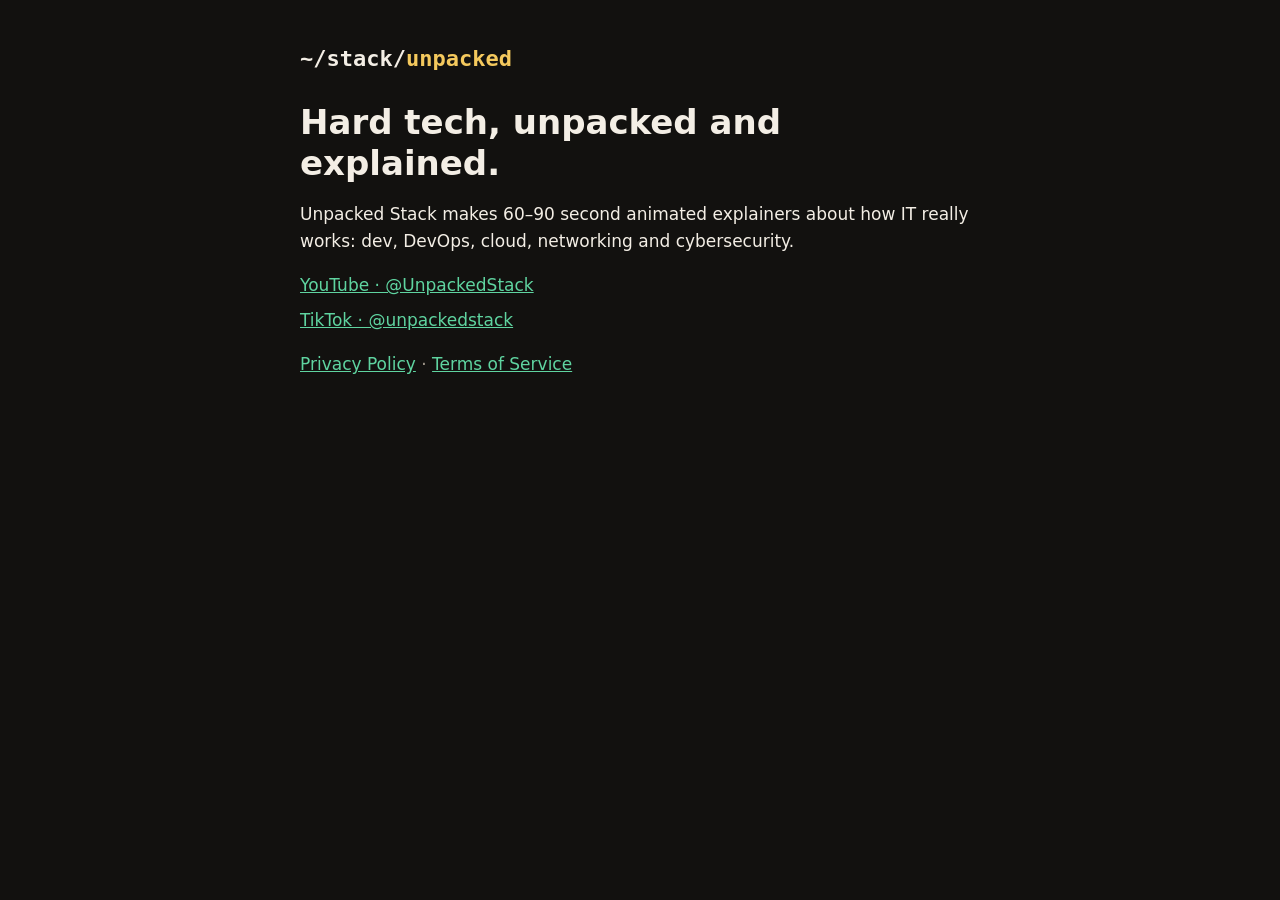
<file: index.html>
<!doctype html>
<html lang="en">
<head>
<meta charset="utf-8">
<meta name="viewport" content="width=device-width, initial-scale=1">
<title>Unpacked Stack</title>
<link rel="stylesheet" href="style.css">
</head>
<body>
<main>
<p class="brand">~/stack/<span>unpacked</span></p>
<h1>Hard tech, unpacked and explained.</h1>
<p>Unpacked Stack makes 60–90 second animated explainers about how IT really works: dev, DevOps, cloud, networking and cybersecurity.</p>
<ul class="links">
<li><a href="https://www.youtube.com/@UnpackedStack">YouTube · @UnpackedStack</a></li>
<li><a href="https://www.tiktok.com/@unpackedstack">TikTok · @unpackedstack</a></li>
</ul>
<p class="muted"><a href="privacy.html">Privacy Policy</a> · <a href="terms.html">Terms of Service</a></p>
</main>
</body>
</html>
</file>
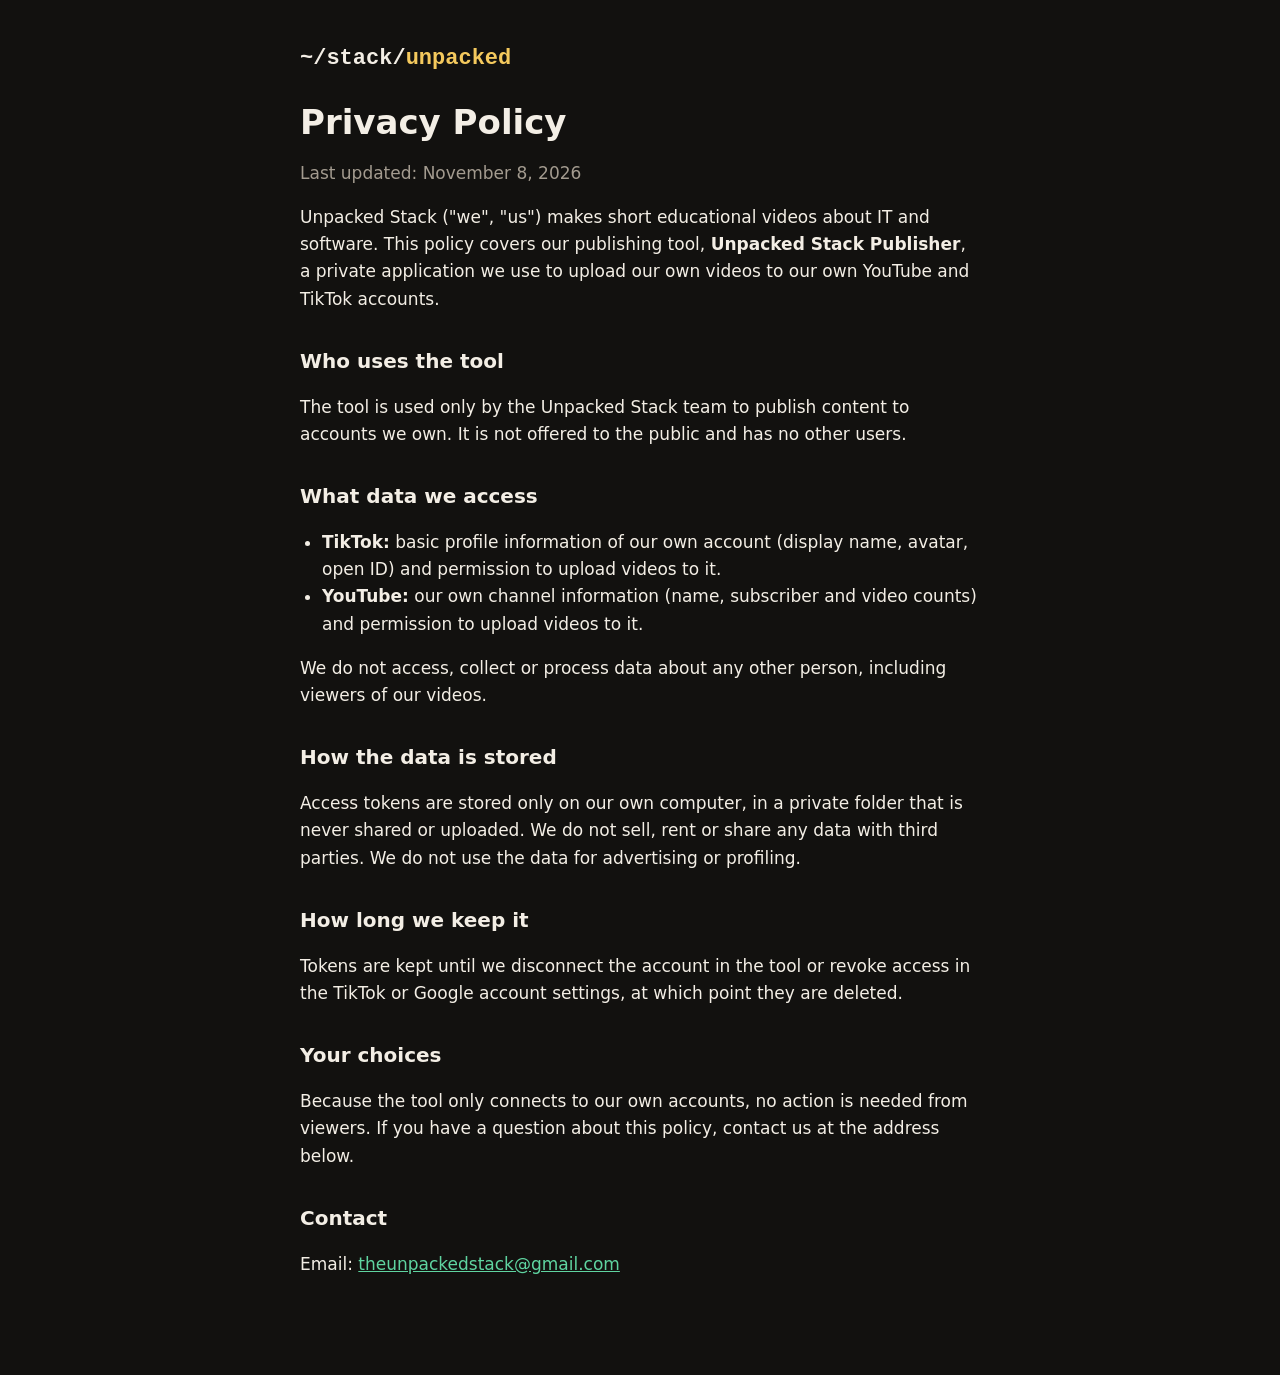
<file: privacy.html>
<!doctype html>
<html lang="en">
<head>
<meta charset="utf-8">
<meta name="viewport" content="width=device-width, initial-scale=1">
<title>Privacy Policy · Unpacked Stack</title>
<link rel="stylesheet" href="style.css">
</head>
<body>
<main>
<p class="brand"><a href="./">~/stack/<span>unpacked</span></a></p>
<h1>Privacy Policy</h1>
<p class="muted">Last updated: November 8, 2026</p>

<p>Unpacked Stack ("we", "us") makes short educational videos about IT and software. This policy covers our publishing tool, <strong>Unpacked Stack Publisher</strong>, a private application we use to upload our own videos to our own YouTube and TikTok accounts.</p>

<h2>Who uses the tool</h2>
<p>The tool is used only by the Unpacked Stack team to publish content to accounts we own. It is not offered to the public and has no other users.</p>

<h2>What data we access</h2>
<ul>
<li><strong>TikTok:</strong> basic profile information of our own account (display name, avatar, open ID) and permission to upload videos to it.</li>
<li><strong>YouTube:</strong> our own channel information (name, subscriber and video counts) and permission to upload videos to it.</li>
</ul>
<p>We do not access, collect or process data about any other person, including viewers of our videos.</p>

<h2>How the data is stored</h2>
<p>Access tokens are stored only on our own computer, in a private folder that is never shared or uploaded. We do not sell, rent or share any data with third parties. We do not use the data for advertising or profiling.</p>

<h2>How long we keep it</h2>
<p>Tokens are kept until we disconnect the account in the tool or revoke access in the TikTok or Google account settings, at which point they are deleted.</p>

<h2>Your choices</h2>
<p>Because the tool only connects to our own accounts, no action is needed from viewers. If you have a question about this policy, contact us at the address below.</p>

<h2>Contact</h2>
<p>Email: <a href="mailto:theunpackedstack@gmail.com">theunpackedstack@gmail.com</a></p>
</main>
</body>
</html>
</file>
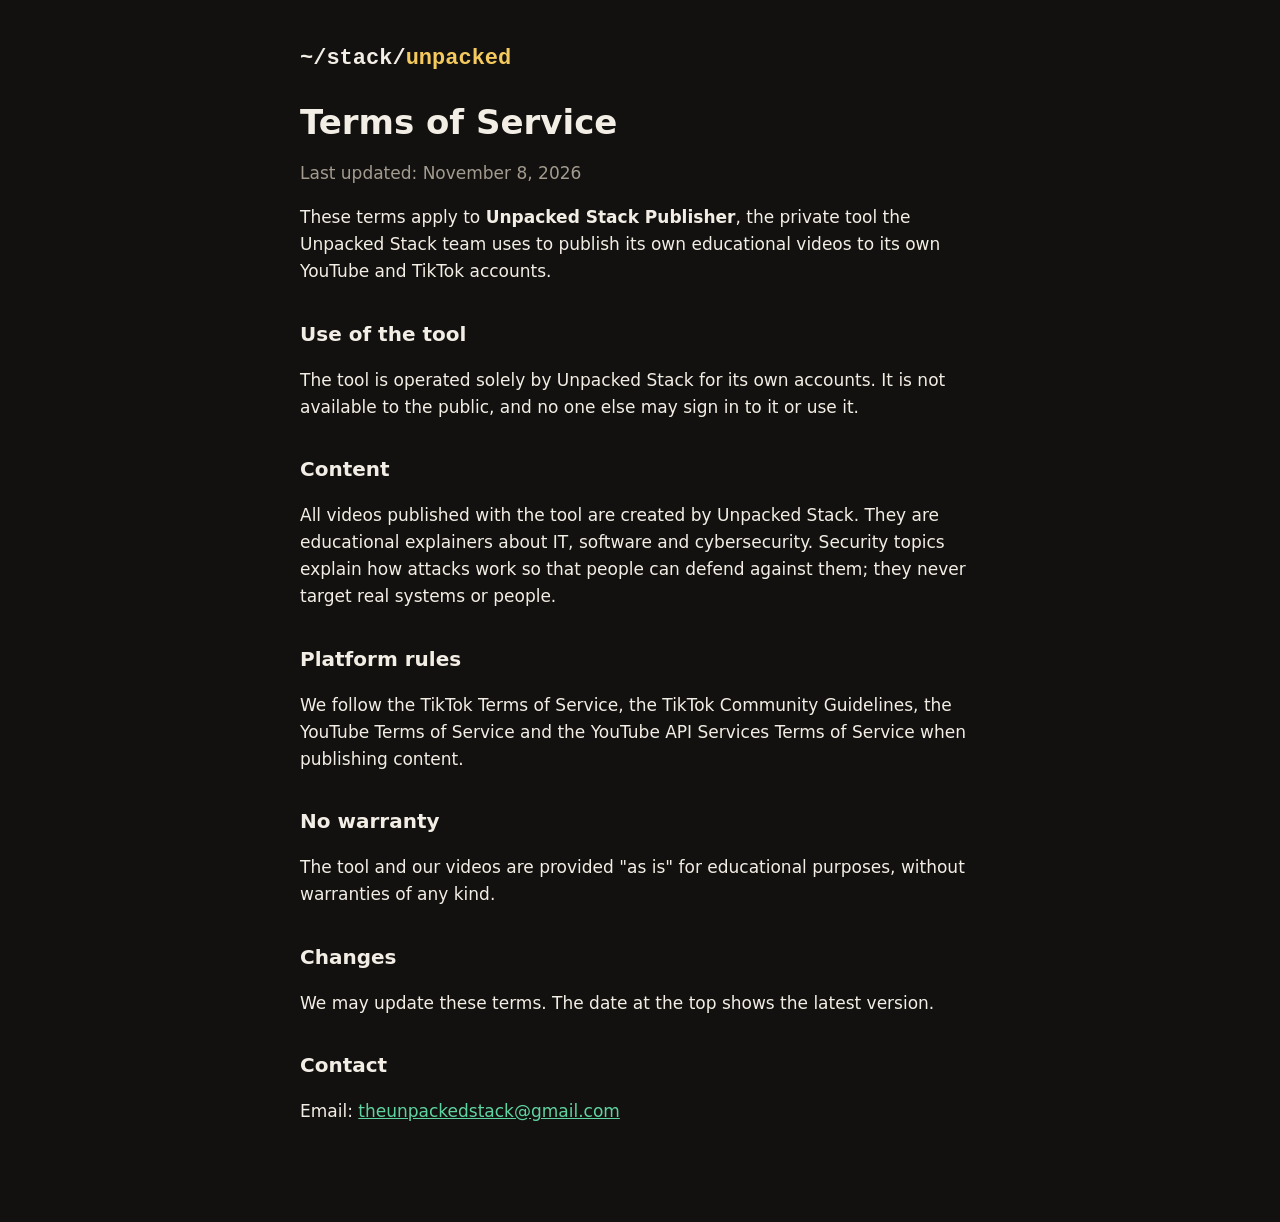
<file: terms.html>
<!doctype html>
<html lang="en">
<head>
<meta charset="utf-8">
<meta name="viewport" content="width=device-width, initial-scale=1">
<title>Terms of Service · Unpacked Stack</title>
<link rel="stylesheet" href="style.css">
</head>
<body>
<main>
<p class="brand"><a href="./">~/stack/<span>unpacked</span></a></p>
<h1>Terms of Service</h1>
<p class="muted">Last updated: November 8, 2026</p>

<p>These terms apply to <strong>Unpacked Stack Publisher</strong>, the private tool the Unpacked Stack team uses to publish its own educational videos to its own YouTube and TikTok accounts.</p>

<h2>Use of the tool</h2>
<p>The tool is operated solely by Unpacked Stack for its own accounts. It is not available to the public, and no one else may sign in to it or use it.</p>

<h2>Content</h2>
<p>All videos published with the tool are created by Unpacked Stack. They are educational explainers about IT, software and cybersecurity. Security topics explain how attacks work so that people can defend against them; they never target real systems or people.</p>

<h2>Platform rules</h2>
<p>We follow the TikTok Terms of Service, the TikTok Community Guidelines, the YouTube Terms of Service and the YouTube API Services Terms of Service when publishing content.</p>

<h2>No warranty</h2>
<p>The tool and our videos are provided "as is" for educational purposes, without warranties of any kind.</p>

<h2>Changes</h2>
<p>We may update these terms. The date at the top shows the latest version.</p>

<h2>Contact</h2>
<p>Email: <a href="mailto:theunpackedstack@gmail.com">theunpackedstack@gmail.com</a></p>
</main>
</body>
</html>
</file>
<file: style.css>
:root { --bg: #12110f; --text: #f3eee5; --muted: #a39b8f; --mark: #f4c95d; --answer: #5fd4a0; --line: #34302a; }
* { box-sizing: border-box; }
body { margin: 0; background: var(--bg); color: var(--text); font: 17px/1.6 system-ui, -apple-system, "Segoe UI", sans-serif; }
main { max-width: 720px; margin: 0 auto; padding: 48px 20px 80px; }
.brand { font: 600 22px/1 ui-monospace, "JetBrains Mono", Consolas, monospace; margin: 0 0 32px; }
.brand a { color: var(--text); text-decoration: none; }
.brand span { color: var(--mark); }
h1 { font-size: 34px; line-height: 1.2; margin: 0 0 8px; }
h2 { font-size: 20px; margin: 32px 0 8px; }
a { color: var(--answer); }
.muted { color: var(--muted); }
ul { padding-left: 22px; }
.links { list-style: none; padding: 0; }
.links li { margin: 8px 0; }
</file>
